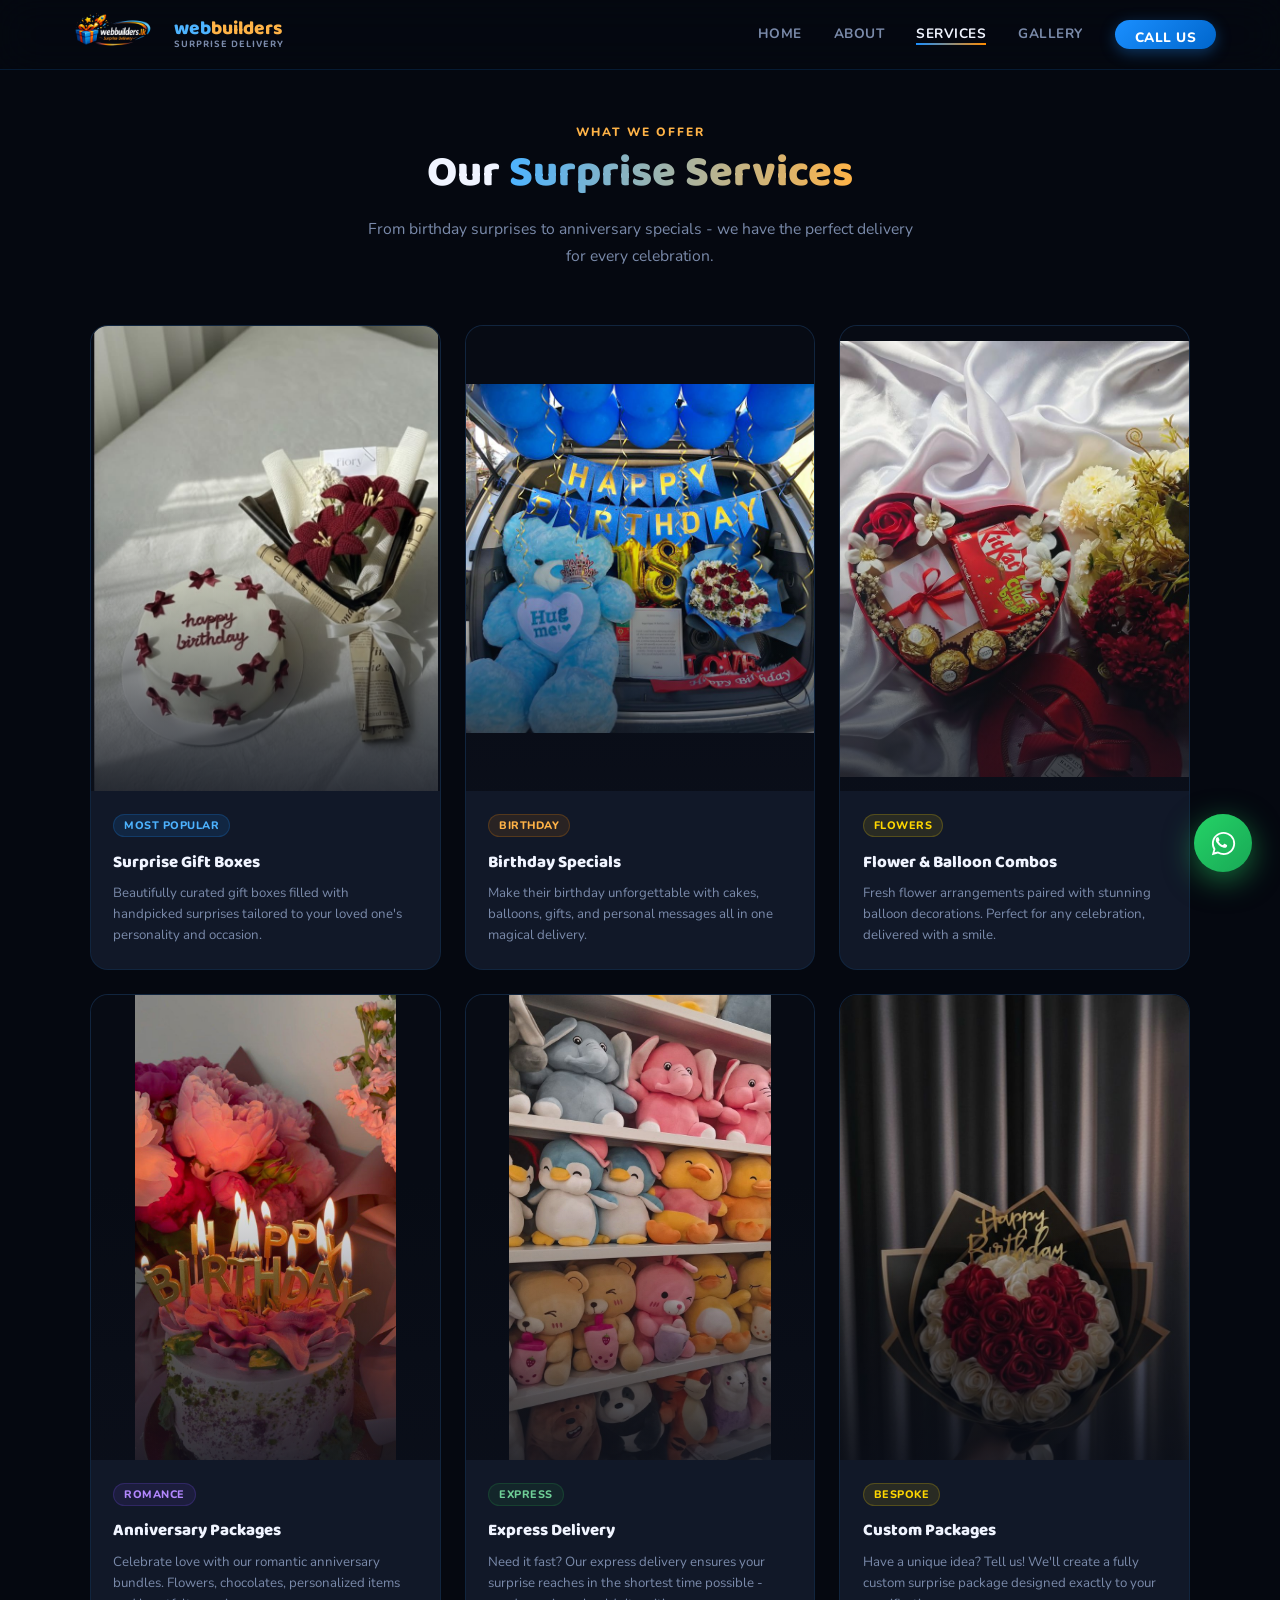
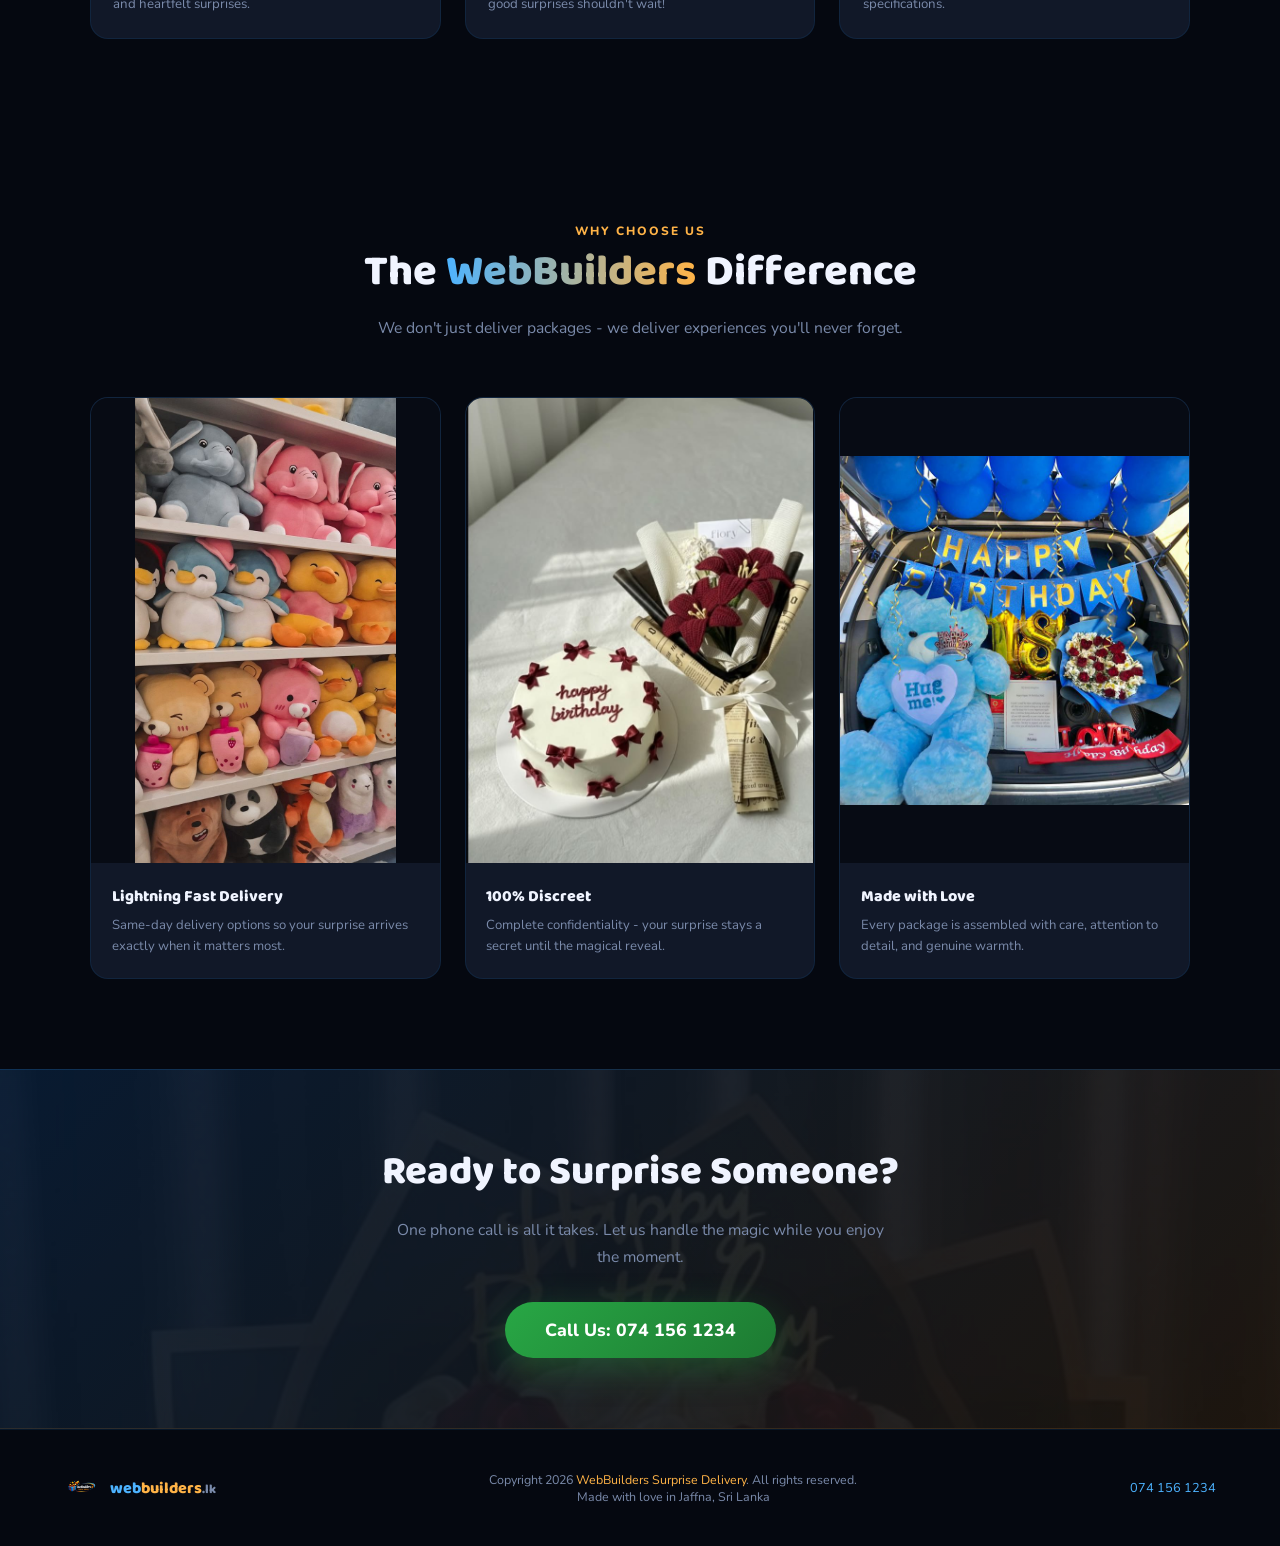
<file: services.html>
﻿<!DOCTYPE html>
<html lang="en">
<head>
<meta charset="UTF-8" />
<meta name="viewport" content="width=device-width, initial-scale=1.0" />
<title>Services - WebBuilders Surprise Delivery</title>
<link href="https://fonts.googleapis.com/css2?family=Baloo+2:wght@400;600;700;800&family=Nunito:wght@400;600;700;800&display=swap" rel="stylesheet" />
<link rel="stylesheet" href="style.css" />
</head>
<body>
<!-- FLOATING WHATSAPP -->
<a href="https://wa.me/94741561234" class="float-whatsapp" title="WhatsApp Us" aria-label="WhatsApp Us"></a>

<!-- NAVBAR -->
<nav id="navbar">
 <div class="nav-logo">
 <img src="logo.png" alt="Logo" onerror="this.style.display='none'" />
 <div class="nav-logo-text">
 <span class="blue">web</span><span class="orange">builders</span>
 <span class="sub">Surprise Delivery</span>
 </div>
 </div>
 <div class="nav-links">
 <a href="index.html">Home</a>
 <a href="about.html">About</a>
 <a href="services.html" class="active">Services</a>
 <a href="gallery.html">Gallery</a>
 <a href="contact.html" class="nav-cta">Call Us</a>
 </div>
 <div class="hamburger" id="hamburger"><span></span><span></span><span></span></div>
</nav>
<div class="mobile-menu" id="mobileMenu">
 <a href="index.html" onclick="closeMobile()"> Home</a>
 <a href="about.html" onclick="closeMobile()"> About</a>
 <a href="services.html" class="active" onclick="closeMobile()"> Services</a>
 <a href="gallery.html" onclick="closeMobile()"> Gallery</a>
 <a href="contact.html" onclick="closeMobile()">Contact</a>
</div>
<main class="page-main">
<!-- SERVICES -->
<section id="services">
 <div class="services-wrap">
 <div class="section-center reveal">
 <div class="section-label">What We Offer</div>
 <h2 class="section-title">Our <span>Surprise Services</span></h2>
 <p class="section-sub">From birthday surprises to anniversary specials - we have the perfect delivery for every celebration.</p>
 </div>
 <div class="services-grid">
 <div class="service-card reveal">
 <div class="service-img">
 <img src="img4.jpg" alt="Gift Boxes" loading="lazy" />
 <div class="service-img-overlay"></div>
 </div>
 <div class="service-body">
 <div class="service-tag">Most Popular</div>
 <h3>Surprise Gift Boxes</h3>
 <p>Beautifully curated gift boxes filled with handpicked surprises tailored to your loved one's personality and occasion.</p>
 </div>
 </div>
 <div class="service-card reveal">
 <div class="service-img">
 <img src="img2.jpg" alt="Birthday Delivery" loading="lazy" />
 <div class="service-img-overlay"></div>
 </div>
 <div class="service-body">
 <div class="service-tag">Birthday</div>
 <h3>Birthday Specials</h3>
 <p>Make their birthday unforgettable with cakes, balloons, gifts, and personal messages all in one magical delivery.</p>
 </div>
 </div>
 <div class="service-card reveal">
 <div class="service-img">
 <img src="img3.jpg" alt="Flowers" loading="lazy" />
 <div class="service-img-overlay"></div>
 </div>
 <div class="service-body">
 <div class="service-tag">Flowers</div>
 <h3>Flower & Balloon Combos</h3>
 <p>Fresh flower arrangements paired with stunning balloon decorations. Perfect for any celebration, delivered with a smile.</p>
 </div>
 </div>
 <div class="service-card reveal">
 <div class="service-img">
 <img src="img6.jpg" alt="Anniversary" loading="lazy" />
 <div class="service-img-overlay"></div>
 </div>
 <div class="service-body">
 <div class="service-tag">Romance</div>
 <h3>Anniversary Packages</h3>
 <p>Celebrate love with our romantic anniversary bundles. Flowers, chocolates, personalized items and heartfelt surprises.</p>
 </div>
 </div>
 <div class="service-card reveal">
 <div class="service-img">
 <img src="img1.jpg" alt="Express Delivery" loading="lazy" />
 <div class="service-img-overlay"></div>
 </div>
 <div class="service-body">
 <div class="service-tag">Express</div>
 <h3>Express Delivery</h3>
 <p>Need it fast? Our express delivery ensures your surprise reaches in the shortest time possible - good surprises shouldn't wait!</p>
 </div>
 </div>
 <div class="service-card reveal">
 <div class="service-img">
 <img src="img5.jpg" alt="Custom Package" loading="lazy" />
 <div class="service-img-overlay"></div>
 </div>
 <div class="service-body">
 <div class="service-tag">Bespoke</div>
 <h3>Custom Packages</h3>
 <p>Have a unique idea? Tell us! We'll create a fully custom surprise package designed exactly to your specifications.</p>
 </div>
 </div>
 </div>
 </div>
</section>

<!-- WHY US -->
<section id="why">
 <div class="why-wrap">
 <div class="section-center reveal">
 <div class="section-label">Why Choose Us</div>
 <h2 class="section-title">The <span>WebBuilders</span> Difference</h2>
 <p class="section-sub">We don't just deliver packages - we deliver experiences you'll never forget.</p>
 </div>
 <div class="why-grid">
 <div class="why-card reveal">
 <div class="why-card-img">
 <img src="img1.jpg" alt="Fast Delivery" loading="lazy" />
 </div>
 <div class="why-card-body">
 <h4>Lightning Fast Delivery</h4>
 <p>Same-day delivery options so your surprise arrives exactly when it matters most.</p>
 </div>
 </div>
 <div class="why-card reveal">
 <div class="why-card-img">
 <img src="img4.jpg" alt="Discreet Packaging" loading="lazy" />
 </div>
 <div class="why-card-body">
 <h4>100% Discreet</h4>
 <p>Complete confidentiality - your surprise stays a secret until the magical reveal.</p>
 </div>
 </div>
 <div class="why-card reveal">
 <div class="why-card-img">
 <img src="img2.jpg" alt="Made with Love" loading="lazy" />
 </div>
 <div class="why-card-body">
 <h4>Made with Love</h4>
 <p>Every package is assembled with care, attention to detail, and genuine warmth.</p>
 </div>
 </div>
 </div>
 </div>
</section>

<!-- CTA BAND -->
<div class="cta-band">
 <div class="cta-band-bg">
 <img src="img5.jpg" alt="bg" loading="lazy" />
 </div>
 <div class="cta-band-content">
 <h2>Ready to Surprise Someone?</h2>
 <p>One phone call is all it takes. Let us handle the magic while you enjoy the moment.</p>
 <a href="tel:0741561234" class="call-btn">Call Us: 074 156 1234</a>
 </div>
</div>
</main>
<!-- FOOTER -->
<footer>
 <div class="footer-logo">
 <img src="logo.png" alt="Logo" onerror="this.style.display='none'" />
 <div class="footer-logo-text">
 <span class="blue">web</span><span class="orange">builders</span><span style="color:var(--muted);font-size:0.8rem">.lk</span>
 </div>
 </div>
 <div class="footer-text">
 Copyright 2026 <span>WebBuilders Surprise Delivery</span>. All rights reserved.<br>
 <span style="color:var(--muted)">Made with love in Jaffna, Sri Lanka</span>
 </div>
 <div style="font-size:0.8rem;color:var(--muted)">
 <a href="tel:0741561234" style="color:var(--blue-light)">074 156 1234</a>
 </div>
</footer>
<script src="script.js"></script>
</body>
</html>
</file>
<file: style.css>
﻿:root {
    --black: #050810;
    --dark: #0b0f1a;
    --card: #111828;
    --blue: #1a8fff;
    --blue-light: #4db3ff;
    --orange: #ff8c00;
    --orange-light: #ffb347;
    --gold: #ffd700;
    --white: #f0f4ff;
    --muted: #7a8aaa;
    --radius: 18px;
    --font-heading: 'Baloo 2', cursive;
    --font-body: 'Nunito', sans-serif;
  }
  *, *::before, *::after { box-sizing: border-box; margin: 0; padding: 0; }
  html { scroll-behavior: smooth; }
  body { background: var(--black); color: var(--white); font-family: var(--font-body); overflow-x: hidden; }
  a { text-decoration: none; color: inherit; }
  img { max-width: 100%; display: block; }
  ::-webkit-scrollbar { width: 6px; }
  ::-webkit-scrollbar-track { background: var(--black); }
  ::-webkit-scrollbar-thumb { background: var(--blue); border-radius: 3px; }

  /* NAVBAR */
  nav {
    position: fixed; top: 0; left: 0; width: 100%; z-index: 1000;
    padding: 0 5%; display: flex; align-items: center; justify-content: space-between;
    height: 70px; background: rgba(5,8,16,0.88); backdrop-filter: blur(20px);
    border-bottom: 1px solid rgba(26,143,255,0.15); transition: all 0.4s;
  }
  nav.scrolled { height: 60px; background: rgba(5,8,16,0.97); box-shadow: 0 4px 30px rgba(26,143,255,0.15); }
  .nav-logo { display: flex; align-items: center; gap: 10px; }
  .nav-logo img { height: 100px; border-radius: 10px; }
  .nav-logo-text { font-family: var(--font-heading); font-size: 1.2rem; font-weight: 800; line-height: 1.1; }
  .nav-logo-text .blue { color: var(--blue-light); }
  .nav-logo-text .orange { color: var(--orange-light); }
  .nav-logo-text .sub { display: block; font-size: 0.65rem; color: var(--muted); font-weight: 600; letter-spacing: 1px; text-transform: uppercase; }
  .nav-links { display: flex; gap: 2rem; align-items: center; }
  .nav-links a { font-size: 0.85rem; font-weight: 700; letter-spacing: 0.5px; color: var(--muted); transition: color 0.3s; position: relative; padding-bottom: 2px; text-transform: uppercase; }
  .nav-links a::after { content: ''; position: absolute; bottom: 0; left: 0; width: 0; height: 2px; background: linear-gradient(90deg,var(--blue),var(--orange)); transition: width 0.3s; }
  .nav-links a:hover { color: var(--white); }
  .nav-links a:hover::after { width: 100%; }
  .nav-cta { background: linear-gradient(135deg,var(--blue),#0066cc) !important; color: #fff !important; padding: 8px 20px; border-radius: 30px; font-weight: 800 !important; box-shadow: 0 4px 15px rgba(26,143,255,0.35); transition: transform 0.2s, box-shadow 0.2s !important; }
  .nav-cta:hover { transform: translateY(-2px); box-shadow: 0 6px 25px rgba(26,143,255,0.5) !important; }
  .nav-cta::after { display: none !important; }
  .hamburger { display: none; flex-direction: column; gap: 5px; cursor: pointer; padding: 5px; }
  .hamburger span { display: block; width: 26px; height: 3px; background: var(--blue); border-radius: 3px; transition: all 0.3s; }
  .hamburger.open span:nth-child(1) { transform: rotate(45deg) translate(5px,6px); }
  .hamburger.open span:nth-child(2) { opacity: 0; }
  .hamburger.open span:nth-child(3) { transform: rotate(-45deg) translate(5px,-6px); }
  .mobile-menu { display: none; position: fixed; top: 70px; left: 0; width: 100%; background: rgba(5,8,16,0.98); backdrop-filter: blur(20px); padding: 1.5rem 5%; flex-direction: column; gap: 0; z-index: 999; border-bottom: 1px solid rgba(26,143,255,0.2); }
  .mobile-menu.open { display: flex; }
  .mobile-menu a { font-size: 1rem; font-weight: 700; padding: 14px 0; border-bottom: 1px solid rgba(255,255,255,0.07); color: var(--muted); transition: color 0.2s; text-transform: uppercase; letter-spacing: 0.5px; }
  .mobile-menu a:hover { color: var(--blue-light); }

  /* HERO */
  #home {
    position: relative; min-height: 100vh;
    display: grid; grid-template-columns: 1fr 1fr; align-items: center;
    padding: 100px 5% 60px; gap: 3rem; overflow: hidden;
  }
  .hero-bg {
    position: absolute; inset: 0;
    background: radial-gradient(ellipse at 70% 50%, rgba(26,143,255,0.07) 0%, transparent 60%),
                radial-gradient(ellipse at 20% 80%, rgba(255,140,0,0.06) 0%, transparent 50%);
    pointer-events: none;
  }
  .hero-text { position: relative; z-index: 1; animation: fadeInUp 0.9s both; }
  .hero-badge {
    display: inline-flex; align-items: center; gap: 8px;
    background: rgba(26,143,255,0.12); border: 1px solid rgba(26,143,255,0.3);
    padding: 6px 16px; border-radius: 30px; font-size: 0.78rem; font-weight: 700;
    color: var(--blue-light); text-transform: uppercase; letter-spacing: 1px; margin-bottom: 1.4rem;
  }
  .hero-badge .dot { width: 7px; height: 7px; background: var(--blue); border-radius: 50%; animation: blink 1.5s infinite; }
  .hero-title { font-family: var(--font-heading); font-size: clamp(2.2rem,5vw,3.8rem); font-weight: 800; line-height: 1.1; margin-bottom: 1.2rem; }
  .hero-title .grad { background: linear-gradient(90deg,var(--blue-light),var(--orange-light)); -webkit-background-clip: text; -webkit-text-fill-color: transparent; background-clip: text; }
  .hero-sub { font-size: 1rem; color: var(--muted); line-height: 1.75; max-width: 480px; margin-bottom: 2.2rem; }
  .hero-btns { display: flex; gap: 1rem; flex-wrap: wrap; margin-bottom: 2.5rem; }
  .btn-primary { display: inline-flex; align-items: center; gap: 8px; background: linear-gradient(135deg,var(--orange),#e05c00); color: #fff; font-family: var(--font-body); font-size: 0.95rem; font-weight: 800; padding: 13px 28px; border-radius: 50px; border: none; cursor: pointer; box-shadow: 0 8px 25px rgba(255,140,0,0.35); transition: transform 0.2s, box-shadow 0.2s; text-decoration: none; }
  .btn-primary:hover { transform: translateY(-3px); box-shadow: 0 12px 35px rgba(255,140,0,0.5); }
  .btn-secondary { display: inline-flex; align-items: center; gap: 8px; background: rgba(26,143,255,0.1); border: 1.5px solid rgba(26,143,255,0.35); color: var(--blue-light); font-family: var(--font-body); font-size: 0.95rem; font-weight: 800; padding: 13px 28px; border-radius: 50px; cursor: pointer; transition: all 0.2s; text-decoration: none; }
  .btn-secondary:hover { background: rgba(26,143,255,0.2); transform: translateY(-3px); }
  .hero-stats { display: flex; gap: 2rem; flex-wrap: wrap; }
  .stat-num { font-family: var(--font-heading); font-size: 1.6rem; font-weight: 800; background: linear-gradient(135deg,var(--blue-light),var(--orange-light)); -webkit-background-clip: text; -webkit-text-fill-color: transparent; background-clip: text; }
  .stat-label { font-size: 0.74rem; color: var(--muted); font-weight: 700; text-transform: uppercase; letter-spacing: 0.5px; }

  /* HERO IMAGE SIDE */
  .hero-image-side { position: relative; z-index: 1; animation: fadeInRight 1s 0.3s both; }
  .hero-main-img {
    width: 100%; max-width: 520px; border-radius: 24px; overflow: hidden;
    box-shadow: 0 30px 80px rgba(26,143,255,0.2), 0 0 0 1px rgba(26,143,255,0.1);
    position: relative; aspect-ratio: 4/3;
  }
  .hero-main-img img { width: 100%; height: 100%; object-fit: cover; object-position: center 86%; }
  .hero-main-img::before {
    content: ''; position: absolute; inset: 0; z-index: 1;
    background: linear-gradient(135deg, rgba(26,143,255,0.1), rgba(255,140,0,0.05));
    pointer-events: none;
  }
  .hero-float-card {
    position: absolute; bottom: -20px; left: -20px;
    background: var(--card); border: 1px solid rgba(26,143,255,0.2); border-radius: 16px;
    padding: 14px 18px; display: flex; align-items: center; gap: 12px;
    box-shadow: 0 15px 40px rgba(0,0,0,0.4); animation: float-card 3s ease-in-out infinite;
    z-index: 2; backdrop-filter: blur(10px);
  }
  .hero-float-card .fc-icon { width: 42px; height: 42px; border-radius: 10px; overflow: hidden; flex-shrink: 0; }
  .hero-float-card .fc-icon img { width: 100%; height: 100%; object-fit: cover; }
  .hero-float-card .fc-text .t1 { font-size: 0.8rem; font-weight: 800; color: var(--white); }
  .hero-float-card .fc-text .t2 { font-size: 0.7rem; color: var(--orange-light); font-weight: 700; }
  .hero-float-card2 {
    position: absolute; top: -18px; right: -18px;
    background: linear-gradient(135deg,rgba(26,143,255,0.2),rgba(26,143,255,0.08));
    border: 1px solid rgba(26,143,255,0.25); border-radius: 14px;
    padding: 12px 16px; text-align: center;
    box-shadow: 0 10px 30px rgba(26,143,255,0.2); animation: float-card2 4s ease-in-out infinite;
    z-index: 2; backdrop-filter: blur(10px);
  }
  .hero-float-card2 .big { font-family: var(--font-heading); font-size: 1.4rem; font-weight: 800; color: var(--blue-light); }
  .hero-float-card2 .sm { font-size: 0.65rem; color: var(--muted); font-weight: 700; text-transform: uppercase; letter-spacing: 0.5px; }

  /* ABOUT */
  #about { background: var(--dark); padding: 90px 5%; }
  .about-wrap { max-width: 1100px; margin: 0 auto; }
  .section-label { display: inline-block; font-size: 0.75rem; font-weight: 800; text-transform: uppercase; letter-spacing: 2px; color: var(--orange-light); margin-bottom: 0.5rem; }
  .section-title { font-family: var(--font-heading); font-size: clamp(1.8rem,4vw,2.7rem); font-weight: 800; line-height: 1.2; margin-bottom: 1rem; }
  .section-title span { background: linear-gradient(90deg,var(--blue-light),var(--orange-light)); -webkit-background-clip: text; -webkit-text-fill-color: transparent; background-clip: text; }
  .section-sub { color: var(--muted); font-size: 0.98rem; line-height: 1.7; max-width: 560px; }
  .section-center { text-align: center; margin-bottom: 3.5rem; }
  .section-center .section-sub { margin: 0 auto; }
  .about-grid { display: grid; grid-template-columns: 1fr 1fr; gap: 4rem; align-items: center; }
  .about-img-stack { position: relative; }
  .about-main-img { width: 100%; border-radius: 20px; overflow: hidden; box-shadow: 0 25px 70px rgba(0,0,0,0.4); aspect-ratio: 4/3; }
  .about-main-img img { width: 100%; height: 100%; object-fit: cover; }
  .about-small-img { position: absolute; bottom: -24px; right: -24px; width: 45%; border-radius: 14px; overflow: hidden; border: 3px solid var(--dark); box-shadow: 0 15px 40px rgba(0,0,0,0.5); aspect-ratio: 1; }
  .about-small-img img { width: 100%; height: 100%; object-fit: cover; }
  .about-badge { position: absolute; top: -16px; left: -16px; background: linear-gradient(135deg,var(--orange),#c04400); width: 80px; height: 80px; border-radius: 50%; display: flex; flex-direction: column; align-items: center; justify-content: center; box-shadow: 0 10px 30px rgba(255,140,0,0.4); animation: spin-slow 10s linear infinite; }
  .about-badge .ab-num { font-family: var(--font-heading); font-size: 1.2rem; font-weight: 800; color: #fff; line-height: 1; }
  .about-badge .ab-txt { font-size: 0.55rem; color: rgba(255,255,255,0.85); font-weight: 700; text-transform: uppercase; text-align: center; }
  .about-text { }
  .feature-list { list-style: none; margin-top: 1.5rem; display: flex; flex-direction: column; gap: 0.9rem; }
  .feature-list li { display: flex; align-items: flex-start; gap: 12px; font-size: 0.93rem; color: rgba(240,244,255,0.85); }
  .feature-list li .check { width: 22px; height: 22px; background: linear-gradient(135deg,var(--blue),#0055bb); border-radius: 50%; display: flex; align-items: center; justify-content: center; font-size: 11px; flex-shrink: 0; margin-top: 1px; box-shadow: 0 3px 10px rgba(26,143,255,0.3); }

  /* SERVICES */
  #services { background: var(--black); padding: 90px 5%; }
  .services-wrap { max-width: 1100px; margin: 0 auto; }
  .services-grid { display: grid; grid-template-columns: repeat(3, 1fr); gap: 1.5rem; margin-top: 3.5rem; align-items: start; }
  .service-card { background: var(--card); border: 1px solid rgba(26,143,255,0.1); border-radius: var(--radius); overflow: hidden; transition: transform 0.35s cubic-bezier(0.16,1,0.3,1), box-shadow 0.35s, border-color 0.35s; }
  .service-card:hover { transform: translateY(-8px); box-shadow: 0 25px 60px rgba(26,143,255,0.15); border-color: rgba(26,143,255,0.3); }
  .service-img { width: 100%; aspect-ratio: 3 / 4; overflow: hidden; position: relative; background: #070b14; display: flex; align-items: center; justify-content: center; }
  .service-img img { width: 100%; height: 100%; object-fit: contain; transition: transform 0.5s; }
  .service-card:hover .service-img img { transform: scale(1.03); }
  .service-img-overlay { position: absolute; inset: 0; background: linear-gradient(to top, rgba(11,15,26,0.8) 0%, transparent 60%); }
  .service-body { padding: 1.4rem; }
  .service-tag { display: inline-block; background: rgba(26,143,255,0.12); border: 1px solid rgba(26,143,255,0.2); color: var(--blue-light); font-size: 0.68rem; font-weight: 800; padding: 3px 10px; border-radius: 20px; text-transform: uppercase; letter-spacing: 0.5px; margin-bottom: 0.7rem; }
  .service-card:nth-child(2) .service-tag { background: rgba(255,140,0,0.1); border-color: rgba(255,140,0,0.2); color: var(--orange-light); }
  .service-card:nth-child(3) .service-tag { background: rgba(255,215,0,0.1); border-color: rgba(255,215,0,0.2); color: var(--gold); }
  .service-card:nth-child(4) .service-tag { background: rgba(130,80,255,0.1); border-color: rgba(130,80,255,0.2); color: #b388ff; }
  .service-card:nth-child(5) .service-tag { background: rgba(40,167,69,0.1); border-color: rgba(40,167,69,0.2); color: #6fcf97; }
  .service-card:nth-child(6) .service-tag { background: rgba(255,215,0,0.1); border-color: rgba(255,215,0,0.2); color: var(--gold); }
  .service-body h3 { font-family: var(--font-heading); font-size: 1.05rem; font-weight: 800; margin-bottom: 0.45rem; color: var(--white); }
  .service-body p { font-size: 0.83rem; color: var(--muted); line-height: 1.6; }

  /* GALLERY */
  #gallery { background: var(--dark); padding: 90px 5%; }
  .gallery-wrap { max-width: 1100px; margin: 0 auto; }
  .gallery-grid { columns: 3 260px; column-gap: 1rem; margin-top: 3.5rem; }
  .gallery-item { border-radius: 14px; overflow: hidden; position: relative; cursor: pointer; break-inside: avoid; margin-bottom: 1rem; background: #070b14; border: 1px solid rgba(26,143,255,0.12); }
  .gallery-item img { width: 100%; height: auto; transition: transform 0.5s; display: block; }
  .gallery-item:hover img { transform: scale(1.03); }
  .gallery-overlay { position: absolute; inset: 0; background: linear-gradient(to top, rgba(5,8,16,0.8) 0%, rgba(5,8,16,0.1) 60%, transparent 100%); display: flex; flex-direction: column; justify-content: flex-end; padding: 1.2rem; opacity: 0; transition: opacity 0.3s; }
  .gallery-item:hover .gallery-overlay { opacity: 1; }
  .gallery-overlay h4 { font-family: var(--font-heading); font-size: 0.95rem; font-weight: 800; color: #fff; margin-bottom: 0.2rem; }
  .gallery-overlay span { font-size: 0.72rem; color: var(--blue-light); font-weight: 700; }

  /* WHY US */
  #why { background: var(--black); padding: 90px 5%; }
  .why-wrap { max-width: 1100px; margin: 0 auto; }
  .why-grid { display: grid; grid-template-columns: repeat(3, 1fr); gap: 1.5rem; margin-top: 3.5rem; }
  .why-card { background: var(--card); border: 1px solid rgba(26,143,255,0.1); border-radius: var(--radius); overflow: hidden; transition: transform 0.3s, border-color 0.3s; }
  .why-card:hover { transform: translateY(-6px); border-color: rgba(26,143,255,0.3); }
  .why-card-img { width: 100%; aspect-ratio: 3 / 4; overflow: hidden; background: #070b14; display: flex; align-items: center; justify-content: center; }
  .why-card-img img { width: 100%; height: 100%; object-fit: contain; transition: transform 0.5s; }
  .why-card:hover .why-card-img img { transform: scale(1.06); }
  .why-card-body { padding: 1.3rem; }
  .why-card-body h4 { font-family: var(--font-heading); font-size: 1rem; font-weight: 800; margin-bottom: 0.4rem; color: var(--white); }
  .why-card-body p { font-size: 0.82rem; color: var(--muted); line-height: 1.6; }

  /* CTA BAND */
  .cta-band {
    position: relative; z-index: 1;
    background: linear-gradient(135deg, rgba(26,143,255,0.15), rgba(255,140,0,0.1));
    border-top: 1px solid rgba(26,143,255,0.2); border-bottom: 1px solid rgba(255,140,0,0.15);
    padding: 70px 5%; text-align: center; overflow: hidden;
  }
  .cta-band-bg { position: absolute; inset: 0; z-index: 0; }
  .cta-band-bg img { width: 100%; height: 100%; object-fit: cover; opacity: 0.08; }
  .cta-band-content { position: relative; z-index: 1; }
  .cta-band h2 { font-family: var(--font-heading); font-size: clamp(1.6rem,3.5vw,2.5rem); font-weight: 800; margin-bottom: 0.8rem; }
  .cta-band p { color: var(--muted); max-width: 500px; margin: 0 auto 2rem; font-size: 0.98rem; line-height: 1.7; }
  .call-btn { display: inline-flex; align-items: center; gap: 10px; background: linear-gradient(135deg,#28a745,#1d7a32); color: #fff; font-family: var(--font-body); font-size: 1.1rem; font-weight: 800; padding: 16px 40px; border-radius: 50px; text-decoration: none; box-shadow: 0 10px 35px rgba(40,167,69,0.35); transition: transform 0.2s, box-shadow 0.2s; animation: ring 3s 2s infinite; }
  .call-btn:hover { transform: translateY(-4px); box-shadow: 0 16px 45px rgba(40,167,69,0.5); }

  /* CONTACT */
  #contact { background: var(--dark); padding: 90px 5%; }
  .contact-wrap { max-width: 1000px; margin: 0 auto; }
  .contact-grid { display: grid; grid-template-columns: 1fr 1fr; gap: 3rem; margin-top: 3.5rem; align-items: start; }
  .contact-info-cards { display: flex; flex-direction: column; gap: 1rem; }
  .contact-card { background: var(--card); border: 1px solid rgba(26,143,255,0.12); border-radius: 14px; padding: 1.3rem 1.5rem; display: flex; align-items: flex-start; gap: 1rem; transition: transform 0.3s, border-color 0.3s; }
  .contact-card:hover { transform: translateX(6px); border-color: rgba(26,143,255,0.3); }
  .cc-icon-img { width: 44px; height: 44px; border-radius: 12px; overflow: hidden; flex-shrink: 0; }
  .cc-icon-img img { width: 100%; height: 100%; object-fit: cover; }
  .cc-icon-fallback { width: 44px; height: 44px; border-radius: 12px; flex-shrink: 0; display: flex; align-items: center; justify-content: center; font-size: 20px; }
  .cc-blue { background: rgba(26,143,255,0.15); }
  .cc-green { background: rgba(40,167,69,0.15); }
  .cc-orange { background: rgba(255,140,0,0.15); }
  .cc-purple { background: rgba(130,80,255,0.15); }
  .cc-label { font-size: 0.7rem; color: var(--muted); font-weight: 700; text-transform: uppercase; letter-spacing: 0.5px; margin-bottom: 0.2rem; }
  .cc-val { font-size: 0.9rem; font-weight: 700; color: var(--white); }
  a.cc-val { color: var(--blue-light); transition: color 0.2s; }
  a.cc-val:hover { color: #fff; }
  .contact-cta-box { background: var(--card); border: 1px solid rgba(26,143,255,0.15); border-radius: var(--radius); overflow: hidden; }
  .contact-cta-img { width: 100%; aspect-ratio: 16/7; overflow: hidden; }
  .contact-cta-img img { width: 100%; height: 100%; object-fit: cover; }
  .contact-cta-body { padding: 2rem; text-align: center; position: relative; }
  .contact-cta-body::before { content: ''; position: absolute; top: 0; left: 0; right: 0; height: 3px; background: linear-gradient(90deg,var(--blue),var(--orange)); }
  .contact-cta-body h3 { font-family: var(--font-heading); font-size: 1.4rem; font-weight: 800; margin-bottom: 0.6rem; }
  .contact-cta-body p { font-size: 0.87rem; color: var(--muted); line-height: 1.65; margin-bottom: 1.8rem; }
  .call-btn-big { display: flex; align-items: center; justify-content: center; gap: 10px; background: linear-gradient(135deg,#28a745,#1d7a32); color: #fff; font-family: var(--font-body); font-size: 1rem; font-weight: 800; padding: 14px 30px; border-radius: 50px; text-decoration: none; box-shadow: 0 8px 30px rgba(40,167,69,0.35); transition: transform 0.2s, box-shadow 0.2s; margin-bottom: 0.9rem; animation: ring 3s 3s infinite; }
  .call-btn-big:hover { transform: translateY(-3px); box-shadow: 0 14px 40px rgba(40,167,69,0.5); }
  .whatsapp-btn { display: flex; align-items: center; justify-content: center; gap: 10px; background: rgba(37,211,102,0.1); border: 1.5px solid rgba(37,211,102,0.3); color: #25d366; font-family: var(--font-body); font-size: 0.95rem; font-weight: 800; padding: 12px 28px; border-radius: 50px; text-decoration: none; transition: all 0.2s; }
  .whatsapp-btn:hover { background: rgba(37,211,102,0.2); transform: translateY(-2px); }

  /* HOME DETAILS */
  .home-details { background: var(--dark); padding: 90px 5%; }
  .home-details-wrap { max-width: 1100px; margin: 0 auto; }
  .home-detail-grid { display: grid; grid-template-columns: repeat(3, 1fr); gap: 1.4rem; margin-top: 3.5rem; }
  .home-detail-card { background: var(--card); border: 1px solid rgba(26,143,255,0.12); border-radius: var(--radius); padding: 1.5rem; transition: transform 0.3s, border-color 0.3s, box-shadow 0.3s; }
  .home-detail-card:hover { transform: translateY(-6px); border-color: rgba(255,140,0,0.32); box-shadow: 0 20px 50px rgba(0,0,0,0.26); }
  .home-detail-icon { width: 46px; height: 46px; border-radius: 14px; display: flex; align-items: center; justify-content: center; background: linear-gradient(135deg,rgba(26,143,255,0.28),rgba(255,140,0,0.18)); color: var(--blue-light); font-family: var(--font-heading); font-size: 1.1rem; font-weight: 800; margin-bottom: 1rem; border: 1px solid rgba(26,143,255,0.18); }
  .home-detail-card h3 { font-family: var(--font-heading); font-size: 1.12rem; font-weight: 800; margin-bottom: 0.45rem; color: var(--white); }
  .home-detail-card p { color: var(--muted); font-size: 0.87rem; line-height: 1.65; }
  .home-info-strip { margin-top: 1.5rem; display: grid; grid-template-columns: repeat(3, 1fr) auto; gap: 1rem; align-items: center; background: rgba(5,8,16,0.58); border: 1px solid rgba(26,143,255,0.14); border-radius: var(--radius); padding: 1.2rem; }
  .home-info-strip span { display: block; color: var(--muted); font-size: 0.72rem; font-weight: 800; text-transform: uppercase; letter-spacing: 0.7px; margin-bottom: 0.25rem; }
  .home-info-strip strong { display: block; color: var(--white); font-size: 0.92rem; line-height: 1.35; }

  /* FOOTER */
  footer { position: relative; z-index: 1; background: var(--black); border-top: 1px solid rgba(26,143,255,0.1); padding: 2.5rem 5%; display: flex; align-items: center; justify-content: space-between; flex-wrap: wrap; gap: 1rem; }
  .footer-logo { display: flex; align-items: center; gap: 10px; }
  .footer-logo img { height: 36px; border-radius: 8px; }
  .footer-logo-text { font-family: var(--font-heading); font-size: 1rem; font-weight: 800; }
  .footer-logo-text .blue { color: var(--blue-light); }
  .footer-logo-text .orange { color: var(--orange-light); }
  .footer-text { font-size: 0.78rem; color: var(--muted); text-align: center; }
  .footer-text span { color: var(--orange-light); }

  /* FLOATING WHATSAPP */
  .float-whatsapp { position: fixed; bottom: 28px; right: 28px; z-index: 9999; width: 58px; height: 58px; border-radius: 50%; background: linear-gradient(135deg,#25d366,#128c4a); display: flex; align-items: center; justify-content: center; text-decoration: none; box-shadow: 0 8px 30px rgba(37,211,102,0.5); animation: float-btn 3s ease-in-out infinite; }
  .float-whatsapp::before { content: ''; position: absolute; inset: 0; border-radius: 50%; background: rgba(37,211,102,0.4); animation: ripple-call 2s infinite; }
  .float-whatsapp::after { content: ''; position: relative; z-index: 1; width: 31px; height: 31px; background: center / contain no-repeat url("data:image/svg+xml,%3Csvg xmlns='http://www.w3.org/2000/svg' viewBox='0 0 32 32'%3E%3Cpath fill='white' d='M19.11 17.2c-.29-.14-1.7-.84-1.96-.94-.26-.1-.45-.14-.64.14-.19.29-.74.94-.91 1.13-.17.19-.34.21-.63.07-.29-.14-1.22-.45-2.33-1.43-.86-.77-1.44-1.72-1.61-2.01-.17-.29-.02-.45.13-.59.13-.13.29-.34.43-.51.14-.17.19-.29.29-.48.1-.19.05-.36-.02-.51-.07-.14-.64-1.54-.88-2.11-.23-.55-.47-.48-.64-.49h-.55c-.19 0-.5.07-.76.36-.26.29-1 1-1 2.43s1.03 2.81 1.18 3.01c.14.19 2.03 3.1 4.92 4.35.69.3 1.22.48 1.64.61.69.22 1.32.19 1.82.12.56-.08 1.7-.7 1.94-1.37.24-.67.24-1.25.17-1.37-.07-.12-.26-.19-.55-.34zM16.03 4C9.42 4 4.05 9.37 4.05 15.98c0 2.11.55 4.17 1.6 5.98L4 28l6.19-1.62a11.9 11.9 0 0 0 5.84 1.49h.01c6.61 0 11.98-5.37 11.98-11.98S22.64 4 16.03 4zm0 21.84h-.01c-1.84 0-3.65-.49-5.23-1.42l-.38-.22-3.67.96.98-3.58-.25-.37a9.89 9.89 0 0 1-1.51-5.23c0-5.54 4.51-10.05 10.06-10.05 2.69 0 5.22 1.05 7.12 2.95a10 10 0 0 1 2.94 7.11c0 5.54-4.51 10.05-10.05 10.05z'/%3E%3C/svg%3E"); }

  /* REVEAL */
  .reveal { opacity: 0; transform: translateY(30px); transition: opacity 0.7s, transform 0.7s; }
  .reveal.visible { opacity: 1; transform: translateY(0); }
  .reveal-left { opacity: 0; transform: translateX(-30px); transition: opacity 0.7s, transform 0.7s; }
  .reveal-left.visible { opacity: 1; transform: translateX(0); }
  .reveal-right { opacity: 0; transform: translateX(30px); transition: opacity 0.7s, transform 0.7s; }
  .reveal-right.visible { opacity: 1; transform: translateX(0); }

  /* ANIMATIONS */
  @keyframes fadeInUp { from { opacity:0; transform:translateY(40px); } to { opacity:1; transform:translateY(0); } }
  @keyframes fadeInRight { from { opacity:0; transform:translateX(40px); } to { opacity:1; transform:translateX(0); } }
  @keyframes blink { 0%,100%{ opacity:1; } 50%{ opacity:0.3; } }
  @keyframes float-card { 0%,100%{ transform:translateY(0) rotate(-1deg); } 50%{ transform:translateY(-8px) rotate(0deg); } }
  @keyframes float-card2 { 0%,100%{ transform:translateY(0) rotate(1deg); } 50%{ transform:translateY(-10px) rotate(-1deg); } }
  @keyframes spin-slow { from{ transform:rotate(0deg); } to{ transform:rotate(360deg); } }
  @keyframes ring { 0%,10%,100%{ transform:rotate(0deg); } 2%,8%{ transform:rotate(-10deg); } 4%,6%{ transform:rotate(10deg); } }
  @keyframes float-btn { 0%,100%{ transform:translateY(0); } 50%{ transform:translateY(-6px); } }
  @keyframes ripple-call { 0%{ transform:scale(1); opacity:0.6; } 100%{ transform:scale(1.8); opacity:0; } }

  /* RESPONSIVE */
  @media (max-width:960px) {
    #home { grid-template-columns: 1fr; padding-top: 90px; text-align: center; }
    .hero-text { order: 1; }
    .hero-image-side { order: 0; max-width: 480px; margin: 0 auto; }
    .hero-btns { justify-content: center; }
    .hero-stats { justify-content: center; }
    .about-grid { grid-template-columns: 1fr; gap: 2.5rem; }
    .contact-grid { grid-template-columns: 1fr; }
    .services-grid { grid-template-columns: 1fr 1fr; }
    .why-grid { grid-template-columns: 1fr 1fr; }
    .home-detail-grid { grid-template-columns: 1fr; }
    .home-info-strip { grid-template-columns: 1fr 1fr; }
  }
  @media (max-width:680px) {
    nav .nav-links { display: none; }
    .hamburger { display: flex; }
    .services-grid { grid-template-columns: 1fr; }
    .gallery-grid { columns: 2 220px; }
    .why-grid { grid-template-columns: 1fr; }
    .home-info-strip { grid-template-columns: 1fr; text-align: center; }
    .home-info-strip .btn-secondary { justify-content: center; }
    footer { flex-direction: column; align-items: center; text-align: center; }
    .float-whatsapp { bottom: 18px; right: 18px; width: 52px; height: 52px; }
    .float-whatsapp::after { width: 28px; height: 28px; }
    .hero-float-card, .hero-float-card2 { display: none; }
  }
  @media (max-width:460px) {
    .gallery-grid { columns: 1; }
  }
.nav-links a.active,
.mobile-menu a.active {
  color: var(--white);
}
.nav-links a.active::after {
  width: 100%;
}
.page-main section:first-child:not(#home) {
  padding-top: 120px;
}
</file>
